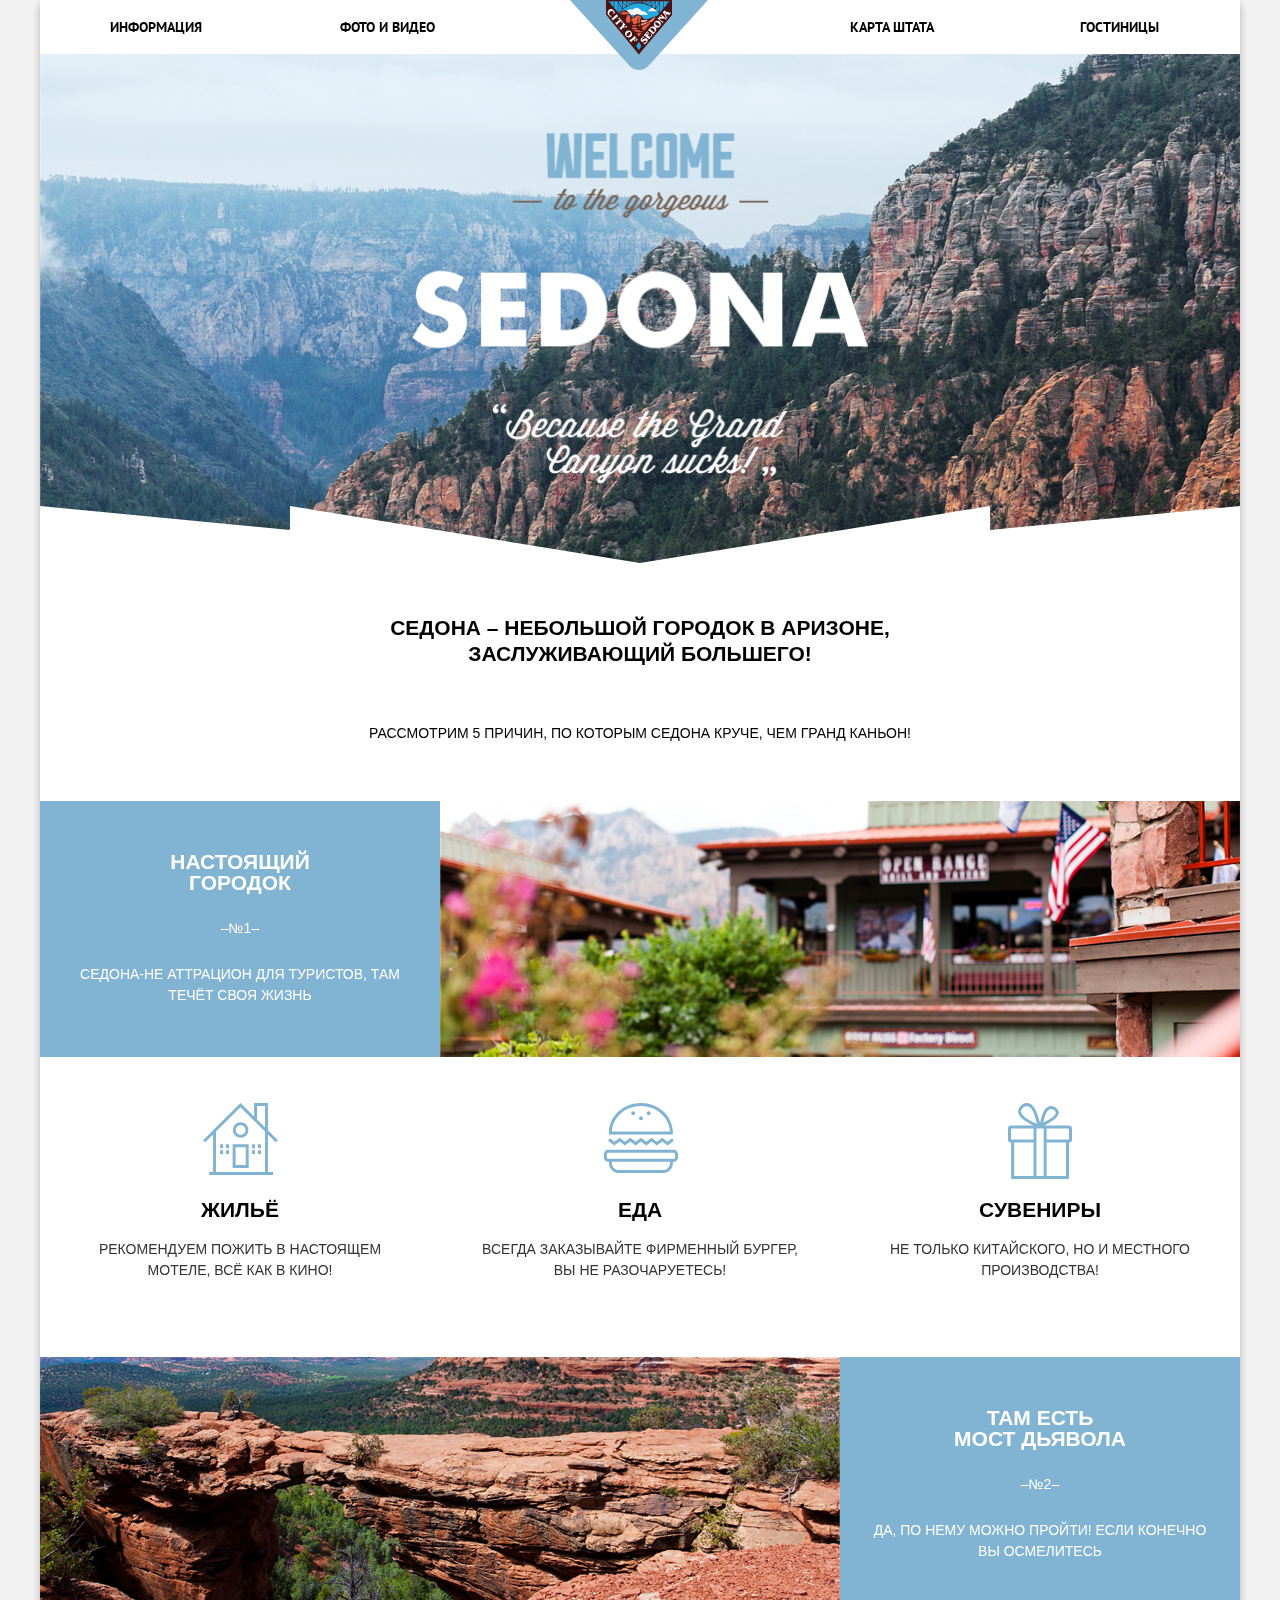
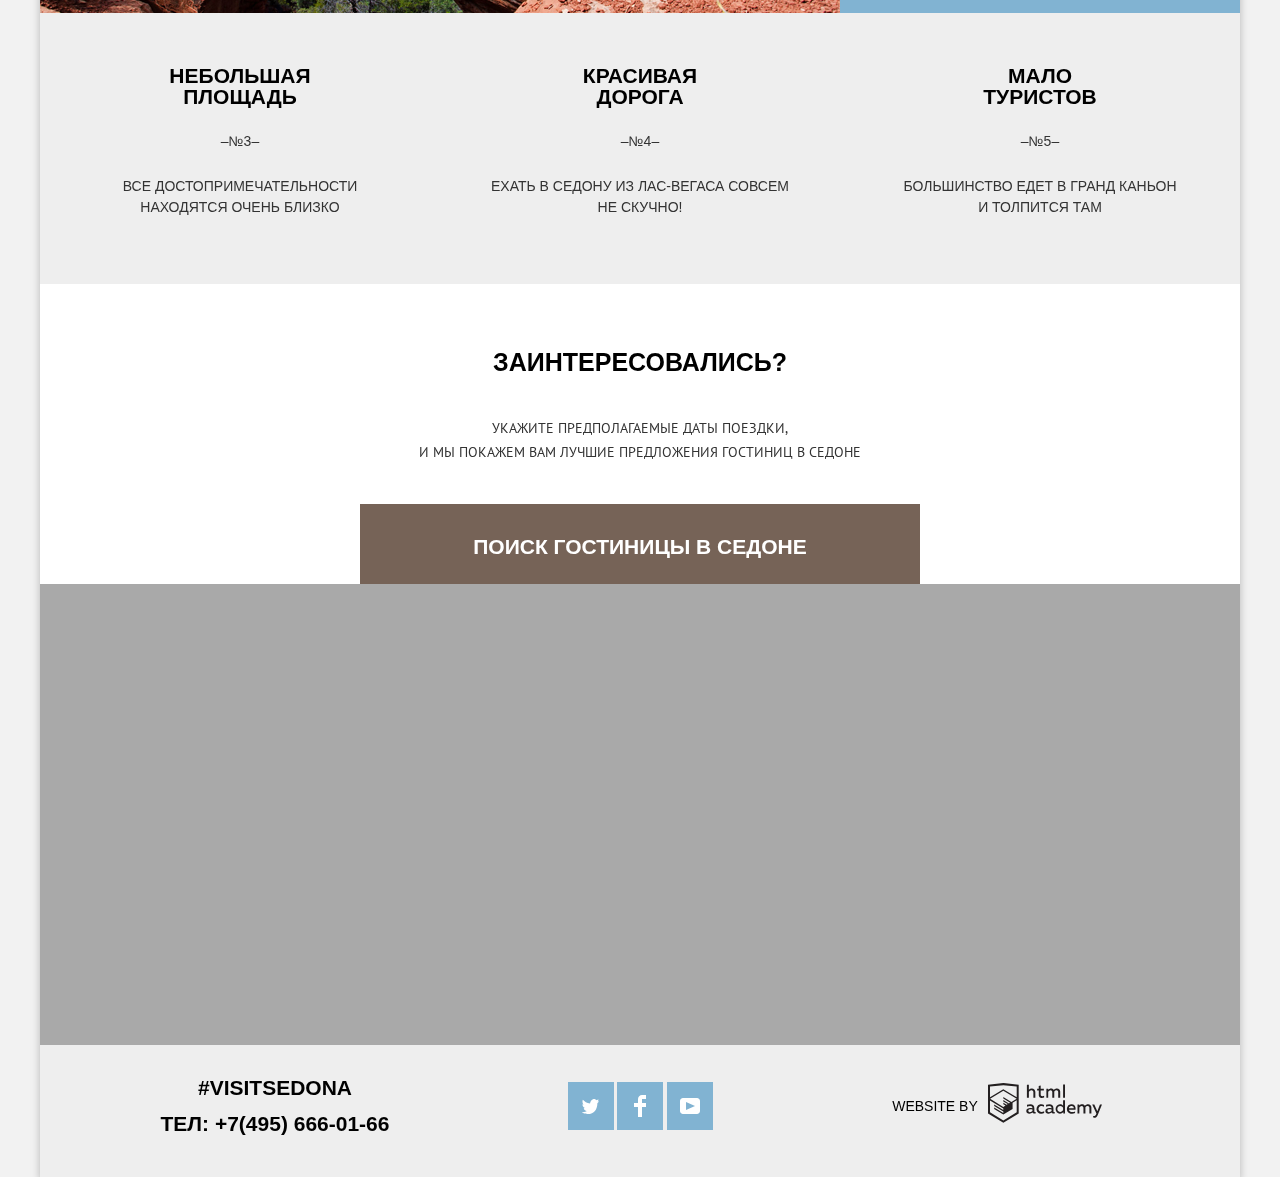
<file: index.html>
<!DOCTYPE html>
<html class="page" lang="ru">

<head>
  <meta charset="utf-8">
  <title>HTML Academy: Седона</title>
  <link rel="icon" href="favicon.ico">
  <link rel="stylesheet" href="css/normalize.css">
  <link rel="stylesheet" href="css/style.min.css">
</head>

<body class="page-body">
  <div class="page-wrapper">
    <header class="main-header">
      <nav class="main-navigation">
        <a class="main-header-logo">
          <img src="img/logo.svg" width="138" height="70" alt="Логотип городка Седона">
        </a>
        <ul class="site-navigation">
          <li class="site-navigation-information">
            <a class="site-navigation-information-link" href="#">Информация</a>
          </li>
          <li class="site-navigation-photo-video">
            <a class="site-navigation-photo-video-link" href="#">Фото и видео</a>
          </li>
          <li class="site-navigation-state-map">
            <a class="site-navigation-state-map-link" href="#">Карта штата</a>
          </li>
          <li class="site-navigation-hotels">
            <a class="site-navigation-hotels-link" href="catalog.html">Гостиницы</a>
          </li>
        </ul>
      </nav>
    </header>
    <main class="container">
      <header class="container-header">
        <h1 class="visually-hidden">Город Седона</h1>
        <img src="img/welcome.png" width="457" height="351" alt="Добро пожаловать в город Седона">
      </header>
      <section class="features">
        <h2 class="description-title">Седона &ndash; небольшой городок в Аризоне, заслуживающий большего!</h2>
        <p class="description-promo">Рассмотрим 5 причин, по которым Седона круче, чем Гранд Каньон!</p>
        <ul class="features-list">
          <li class="features-city">
            <div class="features-city-wrap">
              <b class="features-city-real">Настоящий</b>
              <b class="features-city-real">городок</b>
              <p class="features-city-descr">&ndash;№1&ndash;</p>
              <p class="features-city-descr">Седона-не аттрацион для туристов, там течёт своя жизнь</p>
            </div>
            <div class="photo-city-wrap">
              <img src="img/image_flag.jpg" width="800" height="256" alt="Вид улицы, дом с флагом">
            </div>
          </li>
          <li class="features-city">
            <ul class="features-offer-wrap">
              <li class="features-offer-house">
                <b class="features-offer-item">Жильё</b>
                <p class="features-offer-descr">Рекомендуем пожить в настоящем мотеле, всё как в кино!</p>
              </li>
              <li class="features-offer-food">
                <b class="features-offer-item">Еда</b>
                <p class="features-offer-descr">Всегда заказывайте фирменный бургер, вы не разочаруетесь!</p>
              </li>
              <li class="features-offer-gift">
                <b class="features-offer-item">Сувениры</b>
                <p class="features-offer-descr">Не только китайского, но и местного производства!</p>
              </li>
            </ul>
          </li>
          <li class="features-city">
            <div class="photo-city-wrap">
              <img src="img/image_canyon.jpg" width="800" height="256" alt="Каньон - Мост дьявола">
            </div>
            <div class="features-city-wrap">
              <b class="features-city-real">Там есть</b>
              <b class="features-city-real">мост дьявола</b>
              <p class="features-city-descr">&ndash;№2&ndash;</p>
              <p class="features-city-descr">Да, по нему можно пройти! Если конечно вы осмелитесь</p>
            </div>
          </li>
          <li class="features-city">
            <ul class="features-special-wrap">
              <li class="features-special">
                <b class="features-special-item">Небольшая</b>
                <b class="features-special-item">площадь</b>
                <p class="features-special-descr">&ndash;№3&ndash;</p>
                <p class="features-special-descr">все достопримечательности находятся очень близко</p>
              </li>
              <li class="features-special">
                <b class="features-special-item">Красивая</b>
                <b class="features-special-item">дорога</b>
                <p class="features-special-descr">&ndash;№4&ndash;</p>
                <p class="features-special-descr">ехать в седону из лас-вегаса совсем не скучно!</p>
              </li>
              <li class="features-special">
                <b class="features-special-item">Мало</b>
                <b class="features-special-item">туристов</b>
                <p class="features-special-descr">&ndash;№5&ndash;</p>
                <p class="features-special-descr">большинство едет в гранд каньон<br>и толпится там</p>
              </li>
            </ul>
          </li>
        </ul>
      </section>
      <section class="search-hotel">
        <h2 class="interested">Заинтересовались?</h2>
        <p class="search-hotel-book">Укажите предполагаемые даты поездки,<br>и мы покажем вам лучшие предложения
          гостиниц в седоне
        </p>
        <div class="search-hotel-container">
          <a class="modal-search" href="#modal-open">Поиск гостиницы в Седоне</a>
          <div class="modal-open open-action" id="modal-open">
            <form class="modal-search-options" action="https://echo.htmlacademy.ru/" method="post">
              <div class="date-wrapper arrival-date">
                <label class="date-label" for="arrival-date">Дата заезда:</label>
                <input class="date" type="text" id="arrival-date" name="arrival-date" placeholder="24 апреля 2017">
                <svg role="img" aria-label="Значок календаря" width="21" height="23" viewBox="0 0 21 23" fill="none"
                  xmlns="http://www.w3.org/2000/svg">
                  <path fill-rule="evenodd" clip-rule="evenodd"
                    d="M16.406 3.02498H19.251C20.217 3.02498 21 3.84698 21 4.86198V21.164C21 22.179 20.217 23 19.251 23H1.75C0.784 23 0 22.179 0 21.164V4.86198C0 3.84698 0.784 3.02498 1.75 3.02498H4.593V1.64798C4.593 1.26698 4.887 0.958984 5.25 0.958984C5.612 0.958984 5.906 1.26698 5.906 1.64798V3.02498H9.844V1.64798C9.844 1.26698 10.138 0.958984 10.501 0.958984C10.862 0.958984 11.156 1.26698 11.156 1.64798V3.02498H15.094V1.64798C15.094 1.26698 15.387 0.958984 15.75 0.958984C16.112 0.958984 16.406 1.26698 16.406 1.64798V3.02498ZM19.5646 21.484C19.6466 21.3979 19.691 21.2828 19.688 21.164H19.689V4.86198C19.689 4.60898 19.493 4.40298 19.252 4.40298H16.407V5.78098C16.407 6.16198 16.113 6.46998 15.751 6.46998C15.388 6.46998 15.095 6.16198 15.095 5.78098V4.40298H11.157V5.78098C11.157 6.16198 10.863 6.46998 10.502 6.46998C10.139 6.46998 9.845 6.16198 9.845 5.78098V4.40298H5.907V5.78098C5.907 6.16198 5.613 6.46998 5.251 6.46998C4.888 6.46998 4.594 6.16198 4.594 5.78098V4.40298H1.75C1.50263 4.40953 1.30696 4.61458 1.312 4.86198V21.164C1.30696 21.4114 1.50263 21.6164 1.75 21.623H19.251C19.3698 21.6201 19.4826 21.5701 19.5646 21.484Z" />
                  <path fill-rule="evenodd" clip-rule="evenodd"
                    d="M4.59399 9.2251H7.21899V11.2911H4.59399V9.2251ZM4.59399 12.6681H7.21899V14.7351H4.59399V12.6681ZM7.21899 16.1121H4.59399V18.1781H7.21899V16.1121ZM9.18799 16.1121H11.813V18.1781H9.18799V16.1121ZM11.813 12.6681H9.18799V14.7351H11.813V12.6681ZM9.18799 9.2251H11.813V11.2911H9.18799V9.2251ZM16.406 16.1121H13.781V18.1781H16.406V16.1121ZM13.781 12.6681H16.406V14.7351H13.781V12.6681ZM16.406 9.2251H13.781V11.2911H16.406V9.2251Z" />
                </svg>
              </div>
              <div class="date-wrapper departure-date">
                <label class="date-label" for="departure-date">Дата выезда:</label>
                <input class="date" type="text" id="departure-date" name="departure-date" placeholder="04 июля 2017">
                <svg role="img" aria-label="Значок календаря" width="21" height="23" viewBox="0 0 21 23" fill="none"
                  xmlns="http://www.w3.org/2000/svg">
                  <path fill-rule="evenodd" clip-rule="evenodd"
                    d="M16.406 3.02498H19.251C20.217 3.02498 21 3.84698 21 4.86198V21.164C21 22.179 20.217 23 19.251 23H1.75C0.784 23 0 22.179 0 21.164V4.86198C0 3.84698 0.784 3.02498 1.75 3.02498H4.593V1.64798C4.593 1.26698 4.887 0.958984 5.25 0.958984C5.612 0.958984 5.906 1.26698 5.906 1.64798V3.02498H9.844V1.64798C9.844 1.26698 10.138 0.958984 10.501 0.958984C10.862 0.958984 11.156 1.26698 11.156 1.64798V3.02498H15.094V1.64798C15.094 1.26698 15.387 0.958984 15.75 0.958984C16.112 0.958984 16.406 1.26698 16.406 1.64798V3.02498ZM19.5646 21.484C19.6466 21.3979 19.691 21.2828 19.688 21.164H19.689V4.86198C19.689 4.60898 19.493 4.40298 19.252 4.40298H16.407V5.78098C16.407 6.16198 16.113 6.46998 15.751 6.46998C15.388 6.46998 15.095 6.16198 15.095 5.78098V4.40298H11.157V5.78098C11.157 6.16198 10.863 6.46998 10.502 6.46998C10.139 6.46998 9.845 6.16198 9.845 5.78098V4.40298H5.907V5.78098C5.907 6.16198 5.613 6.46998 5.251 6.46998C4.888 6.46998 4.594 6.16198 4.594 5.78098V4.40298H1.75C1.50263 4.40953 1.30696 4.61458 1.312 4.86198V21.164C1.30696 21.4114 1.50263 21.6164 1.75 21.623H19.251C19.3698 21.6201 19.4826 21.5701 19.5646 21.484Z" />
                  <path fill-rule="evenodd" clip-rule="evenodd"
                    d="M4.59399 9.2251H7.21899V11.2911H4.59399V9.2251ZM4.59399 12.6681H7.21899V14.7351H4.59399V12.6681ZM7.21899 16.1121H4.59399V18.1781H7.21899V16.1121ZM9.18799 16.1121H11.813V18.1781H9.18799V16.1121ZM11.813 12.6681H9.18799V14.7351H11.813V12.6681ZM9.18799 9.2251H11.813V11.2911H9.18799V9.2251ZM16.406 16.1121H13.781V18.1781H16.406V16.1121ZM13.781 12.6681H16.406V14.7351H13.781V12.6681ZM16.406 9.2251H13.781V11.2911H16.406V9.2251Z" />
                </svg>
              </div>
              <div class="adults-wrapper">
                <label class="adults-label" for="adults">Взрослые:</label>
                <input class="number adults-number" type="text" id="adults" name="adults" placeholder="2">
                <svg role="img" aria-label="Значок минус" width="12" height="3" viewBox="0 0 12 3" fill="none"
                  xmlns="http://www.w3.org/2000/svg">
                  <rect width="12" height="3" />
                </svg>
                <svg role="img" aria-label="Значок плюс" width="11" height="11" viewBox="0 0 11 11" fill="none"
                  xmlns="http://www.w3.org/2000/svg">
                  <path fill-rule="evenodd" clip-rule="evenodd"
                    d="M4.23086 6.76932V11H6.76932V6.76932H11V4.23086H6.76932V0H4.23085V4.23086H0V6.76932H4.23086Z" />
                </svg>
              </div>
              <div class="children-wrapper">
                <label class="children-label" for="children">Дети:</label>
                <input class="number children-number" type="text" id="children" name="children" placeholder="0">
                <svg role="img" aria-label="Значок минус" width="12" height="3" viewBox="0 0 12 3" fill="none"
                  xmlns="http://www.w3.org/2000/svg">
                  <rect width="12" height="3" />
                </svg>
                <svg role="img" aria-label="Значок плюс" width="11" height="11" viewBox="0 0 11 11" fill="none"
                  xmlns="http://www.w3.org/2000/svg">
                  <path fill-rule="evenodd" clip-rule="evenodd"
                    d="M4.23086 6.76932V11H6.76932V6.76932H11V4.23086H6.76932V0H4.23085V4.23086H0V6.76932H4.23086Z" />
                </svg>
              </div>
              <button class="button-find" type="submit" name="find">Найти</button>
            </form>
          </div>
        </div>
      </section>
      <section class="map">
        <h2 class="visually-hidden">Карта городка Седона</h2>
        <iframe
          src="https://www.google.com/maps/embed?pb=!1m18!1m12!1m3!1d940101.7947404531!2d-112.5204218693025!3d34.915900688179356!2m3!1f0!2f0!3f0!3m2!1i1024!2i768!4f13.1!3m3!1m2!1s0x872da132f942b00d%3A0x5548c523fa6c8efd!2z0KHQtdC00L7QvdCwLCDQkNGA0LjQt9C-0L3QsCA4NjMzNiwg0KHQqNCQ!5e0!3m2!1sru!2sru!4v1613758324043!5m2!1sru!2sru"
          width="1200" height="590" allowfullscreen="" aria-hidden="false" tabindex="0">
        </iframe>
      </section>
    </main>
    <footer class="main-footer">
      <div class="footer-contacts">
        <p>#visitSEDONA</p>
        <a href="tel:+74956660166">ТЕЛ: +7(495) 666-01-66</a>
      </div>
      <div class="footer-social">
        <ul class="footer-social-list">
          <li>
            <a class="social-link" href="#" aria-label="Логотип Твиттер">
              <svg role="img" width="17" height="17" viewBox="0 0 17 17" fill="none" xmlns="http://www.w3.org/2000/svg">
                <path
                  d="M10.95 1.14409C12.635 0.648089 13.934 1.41409 14.527 2.32309C15.2 2.09209 15.858 1.84209 16.538 1.61509C16.5249 2.30145 16.2117 2.94761 15.681 3.38309C16.366 3.55309 16.985 2.89209 16.985 2.89209C16.816 3.89209 15.979 4.68009 15.422 4.91609C15.191 11.6661 12.247 16.1331 5.34498 15.9981H4.89898C4.48898 15.9981 0.734977 15.5381 0.000976562 14.1111C2.27198 14.3071 3.89398 13.6891 4.69398 12.9341C3.73398 12.6341 2.01498 12.4571 1.71498 9.98409C2.06398 10.0901 2.27898 10.2121 2.90498 10.1031C1.70498 9.24709 0.373977 8.53009 0.447977 6.33009C0.732977 6.65809 1.51498 6.86609 1.78798 6.80209C1.08498 6.56109 -0.182023 3.44209 0.893977 1.85009C2.71198 3.70409 4.62898 5.45609 8.04598 5.62309C8.25398 3.33009 9.18298 1.79309 10.95 1.14409Z"
                  fill="white" />
              </svg>
            </a>
          </li>
          <li>
            <a class="social-link" href="#" aria-label="Логотип Фэйсбук">
              <svg role="img" width="12" height="22" viewBox="0 0 12 22" fill="none" xmlns="http://www.w3.org/2000/svg">
                <path d="M12 4V0H8C5.79086 0 4 1.79086 4 4V8H0V12H4V22H8V12H12V8H8V4H12Z" fill="white" />
              </svg>
            </a>
          </li>
          <li>
            <a class="social-link" href="#" aria-label="Логотип Ютуб">
              <svg role="img" width="20" height="16" viewBox="0 0 20 16" fill="none" xmlns="http://www.w3.org/2000/svg">
                <path fill-rule="evenodd" clip-rule="evenodd"
                  d="M3 0H17C18.65 0 20 1.35 20 3V13C20 14.65 18.65 16 17 16H3C1.35 16 0 14.65 0 13V3C0 1.35 1.35 0 3 0ZM6.027 4.002V11.998L15.014 8L6.027 4.002Z"
                  fill="white" />
              </svg>
            </a>
          </li>
        </ul>
      </div>
      <div class="copyright-wrapper">
        <p class="footer-copyright">Website by</p>
        <a class="footer-htmlacademy" href="https://htmlacademy.ru/intensive/htmlcss"
          aria-label="Логотип-ссылка HTML Academy">
          <svg role="img" width="115" height="41" viewBox="0 0 115 41" fill="none" xmlns="http://www.w3.org/2000/svg">
            <path fill-rule="evenodd" clip-rule="evenodd"
              d="M15.5197 1.05737H15.3509L0 2.71895V31.4945L15.3509 40.8382L30.7018 31.4945V2.71895L15.5197 1.05737ZM77.0183 2.62185H75.0876V15.7311H77.0183V2.62185ZM40.8619 2.63264V7.76843C41.6131 6.9864 42.6386 6.5436 43.7105 6.53843C44.6823 6.47908 45.6329 6.84495 46.3253 7.54479C47.0177 8.24462 47.3866 9.21244 47.3399 10.2068V15.7634H45.367V10.4658C45.4231 9.94897 45.2754 9.43059 44.9566 9.02553C44.6377 8.62047 44.174 8.36218 43.6683 8.3079H43.3518C42.3456 8.36979 41.4321 8.9295 40.9041 9.80764V15.7634H38.8995V2.63264H40.8619ZM77.0183 31.4837H75.2775V30.0595C74.4828 31.1353 73.23 31.7538 71.9119 31.7211C69.4751 31.5528 67.5825 29.4822 67.5825 26.9845C67.5825 24.4867 69.4751 22.4162 71.9119 22.2479C73.1195 22.2052 74.2818 22.7203 75.0771 23.6505V18.3205H77.0183V31.4837ZM47.0656 30.0595C47.263 30.0515 47.4583 30.0152 47.6459 29.9516V31.3866C47.2482 31.5404 46.826 31.6172 46.4009 31.6132C45.6482 31.6769 44.9394 31.2429 44.639 30.5342C43.7036 31.31 42.5302 31.7227 41.3261 31.6995C39.733 31.6995 38.256 30.804 38.256 28.9482C38.256 26.65 40.3661 25.9379 42.1702 25.9379C42.9402 25.9505 43.707 26.0408 44.4596 26.2076V25.884C44.4596 24.805 43.6578 23.9742 42.1491 23.9742C41.0585 23.9764 39.9804 24.2116 38.9839 24.6647V22.8305C40.0678 22.451 41.204 22.2506 42.3495 22.2371C44.8394 22.2371 46.3693 23.4455 46.3693 26.1753V29.4121C46.3546 29.5668 46.401 29.721 46.4981 29.8406C46.5951 29.9601 46.7349 30.035 46.8862 30.0487H47.0656V30.0595ZM40.2711 28.8403C40.298 29.229 40.4761 29.5905 40.7655 29.844C41.055 30.0974 41.4317 30.2217 41.8115 30.189H41.9275C42.8819 30.1906 43.7973 29.8022 44.4702 29.11V27.5779C43.842 27.4414 43.2026 27.3655 42.5605 27.3513C41.5055 27.3513 40.2817 27.7074 40.2817 28.8403H40.2711ZM56.0229 22.9384C55.1962 22.4632 54.2596 22.2246 53.3115 22.2479H52.9422C51.7332 22.2873 50.5891 22.8166 49.7619 23.7192C48.9347 24.6218 48.4923 25.8236 48.5321 27.06V27.5024C48.6957 30.0004 50.805 31.8921 53.2482 31.7318C54.2519 31.7555 55.2477 31.5452 56.1601 31.1168V29.2718C55.3769 29.7215 54.4945 29.9591 53.5963 29.9624C52.5199 30.0288 51.4963 29.4793 50.9385 28.5356C50.3806 27.5918 50.3806 26.4095 50.9385 25.4658C51.4963 24.522 52.5199 23.9725 53.5963 24.039C54.461 24.0357 55.3066 24.2989 56.0229 24.7942V22.9384ZM66.1514 30.0595C66.3488 30.0515 66.5441 30.0152 66.7317 29.9516V31.3866C66.334 31.5404 65.9118 31.6172 65.4867 31.6132C64.734 31.6769 64.0252 31.2429 63.7248 30.5342C62.7894 31.31 61.616 31.7227 60.4119 31.6995C58.8188 31.6995 57.3417 30.804 57.3417 28.9482C57.3417 26.65 59.4518 25.9379 61.256 25.9379C62.0259 25.9505 62.7928 26.0408 63.5454 26.2076V25.884C63.5454 24.805 62.7436 23.9742 61.2349 23.9742C60.1443 23.9764 59.0662 24.2116 58.0697 24.6647V22.8305C59.1536 22.451 60.2897 22.2506 61.4353 22.2371C63.9252 22.2371 65.455 23.4455 65.455 26.1753V29.4121C65.4404 29.5668 65.4868 29.721 65.5838 29.8406C65.6809 29.9601 65.8207 30.035 65.972 30.0487H66.1514V30.0595ZM59.855 29.8481C59.5632 29.5943 59.3837 29.2311 59.3569 28.8403H59.378C59.378 27.7074 60.5385 27.3513 61.6569 27.3513C62.299 27.3655 62.9383 27.4414 63.5665 27.5779V29.11C62.8937 29.8022 61.9782 30.1906 61.0239 30.189H60.9078C60.5263 30.2247 60.1469 30.1019 59.855 29.8481ZM69.3271 26.9305C69.3271 25.2859 70.6308 23.9526 72.239 23.9526L72.2601 24.0066C73.4742 24.0066 74.5742 24.7382 75.0665 25.8732V28.0311C74.5856 29.1871 73.4673 29.9296 72.239 29.9084C70.6308 29.9084 69.3271 28.5752 69.3271 26.9305ZM83.3486 22.2479C86.8408 22.2479 88.0541 25.1395 87.4844 27.7397H80.922C81.1436 29.3582 82.6839 30.0163 84.2876 30.0163C85.2509 30.0196 86.2027 29.8021 87.0729 29.3797V31.1061C86.0736 31.5421 84.9939 31.7519 83.9078 31.7211C81.2385 31.7211 78.8963 30.189 78.8963 26.9521C78.8362 25.7502 79.2482 24.5736 80.0408 23.6841C80.8334 22.7945 81.9408 22.2658 83.1165 22.2155H83.3486V22.2479ZM80.8693 26.1753C80.9704 24.8237 82.1216 23.8104 83.4436 23.9095H83.4858C84.1064 23.8531 84.7196 24.08 85.1612 24.5295C85.6028 24.979 85.8275 25.6051 85.7752 26.24H80.8693V26.1753ZM89.489 31.4621V22.4961H91.2298V23.575C91.9777 22.7197 93.041 22.2229 94.1628 22.2047C95.2951 22.1328 96.3712 22.7163 96.9482 23.7153C97.7407 22.8335 98.8477 22.3161 100.018 22.2803C100.952 22.2327 101.859 22.6011 102.507 23.2901C103.154 23.9792 103.478 24.9213 103.394 25.8732V31.4837H101.39V25.9271C101.437 25.4734 101.306 25.0191 101.024 24.6647C100.743 24.3104 100.336 24.0852 99.8917 24.039H99.6174C98.7512 24.0941 97.9525 24.536 97.4335 25.2474V31.4837H95.4289V25.9271C95.4728 25.47 95.3357 25.0139 95.0481 24.6611C94.7606 24.3082 94.3467 24.088 93.8991 24.0497H93.6881C92.7466 24.1344 91.8915 24.6449 91.3564 25.4416V31.5161H89.5312L89.489 31.4621ZM113.977 22.4745H111.972L109.324 29.2718L106.306 22.4853H104.196L108.417 31.5484L108.237 32.0016C107.72 33.3611 107.003 34.0516 106.053 34.0516C105.75 34.0548 105.447 34.0112 105.156 33.9221V35.6161C105.536 35.7125 105.926 35.7632 106.317 35.7671C107.646 35.7671 108.902 35.0226 109.851 32.6813L113.977 22.4745ZM52.689 6.78658V3.54974L50.7266 4.01369V6.73264H49.144V8.49132H50.7899V12.9905C50.7231 13.817 51.0244 14.6301 51.61 15.2038C52.1955 15.7775 53.0028 16.0505 53.8073 15.9468C54.5996 15.9535 55.3875 15.8259 56.139 15.5692V13.8429C55.5727 14.0781 54.9672 14.199 54.356 14.199C53.2165 14.199 52.689 13.8105 52.689 12.6237V8.5129H55.8541V6.78658H52.689ZM58.3862 15.7526V6.75421H60.1376V7.83316C60.8811 6.97655 61.9403 6.476 63.0601 6.45211C64.1624 6.38099 65.2146 6.93142 65.8032 7.88711C66.5958 7.00534 67.7028 6.48794 68.8734 6.45211C69.8138 6.41462 70.7233 6.79859 71.364 7.50353C72.0046 8.20846 72.3126 9.16418 72.2073 10.1205V15.7418H70.2028V10.1853C70.2499 9.73151 70.1184 9.27721 69.8373 8.92287C69.5561 8.56853 69.1485 8.34334 68.7046 8.29711H68.4619C67.5957 8.35228 66.797 8.7942 66.278 9.50553V15.7418H64.2734V10.1853C64.3206 9.73151 64.1891 9.27721 63.9079 8.92287C63.6268 8.56853 63.2191 8.34334 62.7752 8.29711H62.5326C61.5911 8.38181 60.736 8.89229 60.2009 9.68895V15.7634H58.3862V15.7526ZM28.6972 30.3033L28.7078 30.2968L28.6972 30.3184V30.3033ZM28.6972 18.3205V30.3033L15.3509 38.4321L2.00459 30.3184V18.5147L15.2876 26.6068V28.0311L6.18257 22.5284V23.9418L15.3404 29.5632V31.0629L6.19312 25.4955V26.9521L15.3509 32.5734L24.5826 26.9197V20.8129L28.6972 18.3205ZM28.7078 16.7776L25.0362 18.9355L23.3482 20.0145L15.3087 15.0837V16.4971L22.156 20.7266L22.0083 20.8237L20.9532 21.4063L15.2876 17.9537V19.3995L19.761 22.1184L18.706 22.8413L15.3298 20.7913V22.2047L17.5454 23.5426L15.2982 24.9021L2.11009 16.864L15.3087 8.72869L28.7078 16.7776ZM15.2876 7.27211L28.7078 15.3534V4.56395L15.3615 3.12895L2.01514 4.56395V15.3534L15.2876 7.27211Z"
              fill="#231F20" />
          </svg>
        </a>
      </div>
    </footer>
  </div>

  <script src="js/script.min.js"></script>

</body>

</html>
</file>
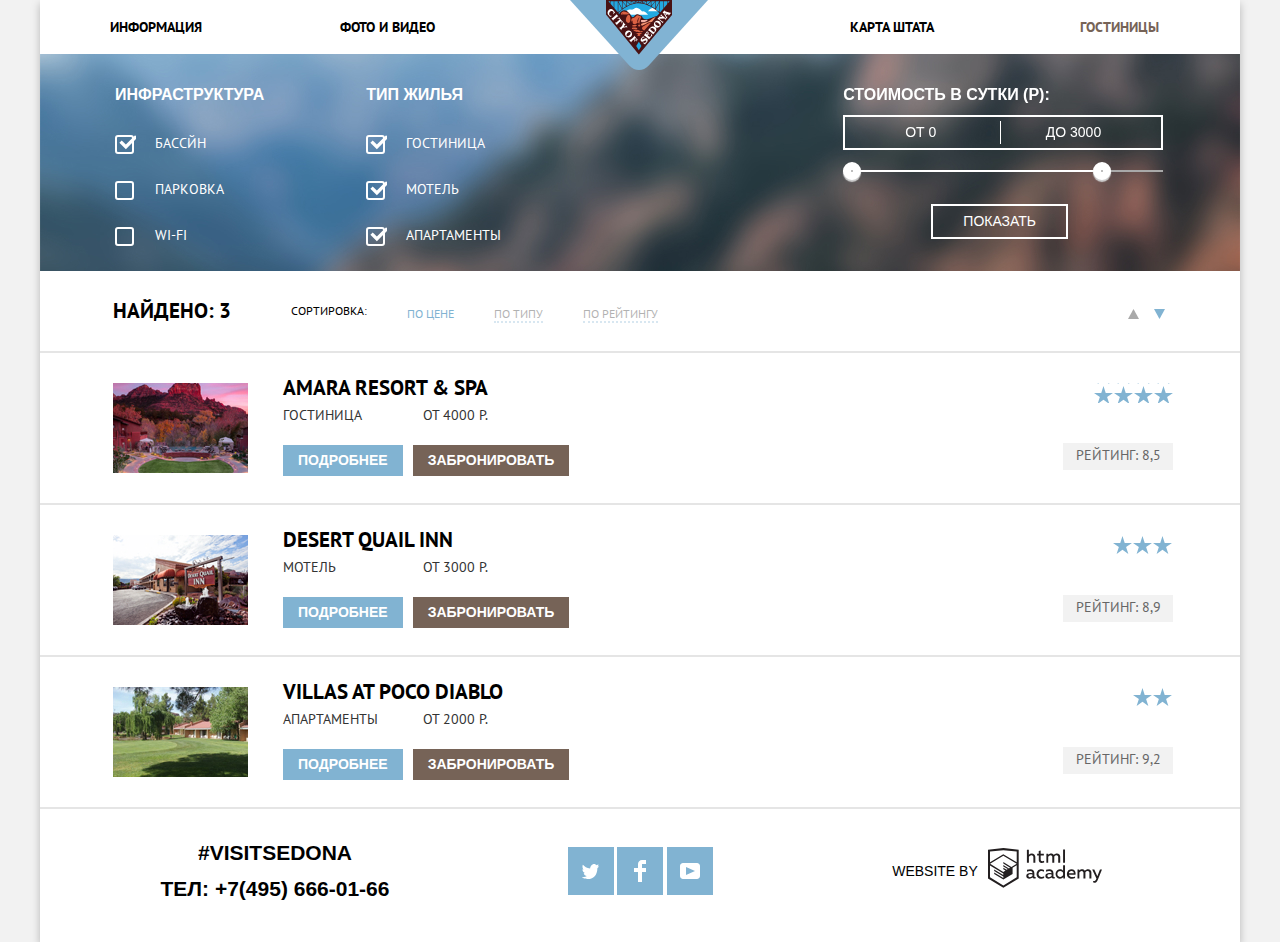
<file: catalog.html>
<!DOCTYPE html>
<html class="page" lang="ru">

<head>
  <meta charset="utf-8">
  <title>HTML Academy: Седона</title>
  <link rel="icon" href="favicon.ico">
  <link rel="stylesheet" href="css/normalize.css">
  <link rel="stylesheet" href="css/style.min.css">
</head>

<body class="page-body">
  <div class="page-wrapper">
    <header class="main-header">
      <nav class="main-navigation">
        <ul class="site-navigation">
          <li class="site-navigation-information">
            <a class="site-navigation-information-link" href="#">Информация</a>
          </li>
          <li class="site-navigation-photo-video">
            <a class="site-navigation-photo-video-link" href="#">Фото и видео</a>
          </li>
          <li class="site-navigation-state-map">
            <a class="site-navigation-state-map-link" href="#">Карта штата</a>
          </li>
          <li class="site-navigation-hotels">
            <a class="site-navigation-hotels-link active" href="catalog.html">Гостиницы</a>
          </li>
        </ul>
        <div class="main-header-logo-wrapper">
          <a class="main-header-logo" href="index.html">
            <img src="img/logo.svg" width="138" height="70" alt="Логотип городка Седона">
          </a>
        </div>
      </nav>
    </header>
    <main class="container-catalog">
      <section class="filters">
        <h1 class="visually-hidden">Опции гостиниц</h1>
        <form class="filter" action="https://echo.htmlacademy.ru/" method="get">
          <fieldset>
            <legend>Инфраструктура</legend>
            <ul class="filter-list">
              <li class="filter-option filter-checkbox">
                <input class="visually-hidden filter-input-checkbox filter-input" type="checkbox" name="pool"
                  id="pool-id" disabled checked>
                <label for="pool-id">Бассйн</label>
              </li>
              <li class="filter-option filter-checkbox">
                <input class="visually-hidden filter-input-checkbox filter-input" type="checkbox" name="parking"
                  id="parking-id">
                <label for="parking-id">Парковка</label>
              </li>
              <li class="filter-option filter-checkbox">
                <input class="visually-hidden filter-input-checkbox filter-input" type="checkbox" name="wi-fi"
                  id="wi-fi-id">
                <label for="wi-fi-id">WI-FI</label>
              </li>
            </ul>
          </fieldset>
          <fieldset>
            <legend>Тип жилья</legend>
            <ul class="filter-list">
              <li class="filter-option filter-checkbox">
                <input class="visually-hidden filter-input-checkbox filter-input" type="checkbox" name="hotel"
                  id="hotel-id" checked>
                <label for="hotel-id">Гостиница</label>
              </li>
              <li class="filter-option filter-checkbox">
                <input class="visually-hidden filter-input-checkbox filter-input" type="checkbox" name="motel"
                  id="motel-id" checked>
                <label for="motel-id">Мотель</label>
              </li>
              <li class="filter-option filter-checkbox">
                <input class="visually-hidden filter-input-checkbox filter-input" type="checkbox" name="aparts"
                  id="aparts-id" checked>
                <label for="aparts-id">Апартаменты</label>
              </li>
            </ul>
          </fieldset>
          <div class="price-range">
            <fieldset class="filter-item">
              <legend>Стоимость в сутки (Р):</legend>
              <div class="range">
                <p class="zero">от 0</p>
                <p>до 3000</p>
              </div>
              <div class="range-controls">
                <div class="scale">
                  <div class="bar"></div>
                </div>
                <div class="toggle toggle-min"></div>
                <div class="toggle toggle-max"></div>
              </div>
            </fieldset>
            <button class="button-show" type="submit" name="show">Показать</button>
          </div>
        </form>
      </section>
      <section class="hotels">
        <h1 class="visually-hidden">Список гостиниц</h1>
        <div class="sorting-list-wrapper">
          <b class="founded">Найдено: 3</b>
          <p class="sorting">Сортировка:</p>
          <ul class="sorting-list">
            <li><a class="sorting-price active" href="#">по цене</a></li>
            <li><a class="sorting-type" href="#">по типу</a></li>
            <li><a class="sorting-rate" href="#">по рейтингу</a></li>
          </ul>
          <ul class="scrolling">
            <li>
              <a class="scroll-up" href="#">
                <svg width="11" height="10" viewBox="0 0 11 10" xmlns="http://www.w3.org/2000/svg">
                  <path d="M5.5 0L0 10H11L5.5 0Z" />
                </svg>
              </a>
            </li>
            <li>
              <a class="scroll-down active" href="#">
                <svg width="11" height="10" viewBox="0 0 11 10" xmlns="http://www.w3.org/2000/svg">
                  <path d="M5.5 10L0 0H11" />
                </svg>
              </a>
            </li>

          </ul>
        </div>
        <ul class="hotels-list">
          <li class="hotels-item">
            <img src="img/image_amara.jpg" width="135" height="140" alt="Amara Resort & Spa Hotel">
            <div class="hotels-description">
              <div class="hotels-item-name-wrapper">
                <a class="hotels-item-name" href="#">
                  <span class="hotel-name">Amara Resort & Spa</span>
                </a>
                <p class="hotel">Гостиница</p>
                <p class="hotel-price">от 4000 р.</p>
              </div>
              <div class="button-action">
                <a class="button-more" href="#">Подробнее</a>
                <a class="button-book" href="#">Забронировать</a>
              </div>
            </div>
            <div class="rating-wrapper">
              <span class="star-amara"></span>
              <p class="rating">рейтинг: 8,5</p>
            </div>
          </li>
          <li class="hotels-item">
            <img src="img/image_desert.jpg" width="135" height="120" alt="Desert Quail Inn Hotel">
            <div class="hotels-description">
              <div class="hotels-item-name-wrapper">
                <a class="hotels-item-name" href="#">
                  <span class="hotel-name">Desert Quail Inn</span>
                </a>
                <p class="hotel">Мотель</p>
                <p class="hotel-price">от 3000 р.</p>
              </div>
              <div class="button-action">
                <a class="button-more" href="#">Подробнее</a>
                <a class="button-book" href="#">Забронировать</a>
              </div>
            </div>
            <div class="rating-wrapper">
              <span class="star-desert"></span>
              <p class="rating">рейтинг: 8,9</p>
            </div>
          </li>
          <li class="hotels-item">
            <img src="img/image_villas.jpg" width="135" height="120" alt="Villas at Poco Diablo Hotel">
            <div class="hotels-description">
              <div class="hotels-item-name-wrapper">
                <a class="hotels-item-name" href="#">
                  <span class="hotel-name">Villas at Poco Diablo</span>
                </a>
                <p class="hotel">Апартаменты</p>
                <p class="hotel-price">от 2000 р.</p>
              </div>
              <div class="button-action">
                <a class="button-more" href="#">Подробнее</a>
                <a class="button-book" href="#">Забронировать</a>
              </div>
            </div>
            <div class="rating-wrapper">
              <span class="star-villas"></span>
              <p class="rating">рейтинг: 9,2</p>
            </div>
          </li>
        </ul>
      </section>
    </main>
    <footer class="main-footer">
      <div class="footer-contacts">
        <p>#visitSEDONA</p>
        <a href="tel:+74956660166">ТЕЛ: +7(495) 666-01-66</a>
      </div>
      <div class="footer-social">
        <ul class="footer-social-list">
          <li>
            <a class="social-link" href="#" aria-label="Логотип Твиттер">
              <svg role="img" width="17" height="17" viewBox="0 0 17 17" fill="none" xmlns="http://www.w3.org/2000/svg">
                <path
                  d="M10.95 1.14409C12.635 0.648089 13.934 1.41409 14.527 2.32309C15.2 2.09209 15.858 1.84209 16.538 1.61509C16.5249 2.30145 16.2117 2.94761 15.681 3.38309C16.366 3.55309 16.985 2.89209 16.985 2.89209C16.816 3.89209 15.979 4.68009 15.422 4.91609C15.191 11.6661 12.247 16.1331 5.34498 15.9981H4.89898C4.48898 15.9981 0.734977 15.5381 0.000976562 14.1111C2.27198 14.3071 3.89398 13.6891 4.69398 12.9341C3.73398 12.6341 2.01498 12.4571 1.71498 9.98409C2.06398 10.0901 2.27898 10.2121 2.90498 10.1031C1.70498 9.24709 0.373977 8.53009 0.447977 6.33009C0.732977 6.65809 1.51498 6.86609 1.78798 6.80209C1.08498 6.56109 -0.182023 3.44209 0.893977 1.85009C2.71198 3.70409 4.62898 5.45609 8.04598 5.62309C8.25398 3.33009 9.18298 1.79309 10.95 1.14409Z"
                  fill="white" />
              </svg>
            </a>
          </li>
          <li>
            <a class="social-link" href="#" aria-label="Логотип Фэйсбук">
              <svg role="img" width="12" height="22" viewBox="0 0 12 22" fill="none" xmlns="http://www.w3.org/2000/svg">
                <path d="M12 4V0H8C5.79086 0 4 1.79086 4 4V8H0V12H4V22H8V12H12V8H8V4H12Z" fill="white" />
              </svg>
            </a>
          </li>
          <li>
            <a class="social-link" href="#" aria-label="Логотип Ютуб">
              <svg role="img" width="20" height="16" viewBox="0 0 20 16" fill="none" xmlns="http://www.w3.org/2000/svg">
                <path fill-rule="evenodd" clip-rule="evenodd"
                  d="M3 0H17C18.65 0 20 1.35 20 3V13C20 14.65 18.65 16 17 16H3C1.35 16 0 14.65 0 13V3C0 1.35 1.35 0 3 0ZM6.027 4.002V11.998L15.014 8L6.027 4.002Z"
                  fill="white" />
              </svg>
            </a>
          </li>
        </ul>
      </div>
      <div class="copyright-wrapper">
        <p class="footer-copyright">Website by</p>
        <a class="footer-htmlacademy" href="https://htmlacademy.ru/intensive/htmlcss"
          aria-label="Логотип-ссылка HTML Academy">
          <svg role="img" width="115" height="41" viewBox="0 0 115 41" fill="none" xmlns="http://www.w3.org/2000/svg">
            <path fill-rule="evenodd" clip-rule="evenodd"
              d="M15.5197 1.05737H15.3509L0 2.71895V31.4945L15.3509 40.8382L30.7018 31.4945V2.71895L15.5197 1.05737ZM77.0183 2.62185H75.0876V15.7311H77.0183V2.62185ZM40.8619 2.63264V7.76843C41.6131 6.9864 42.6386 6.5436 43.7105 6.53843C44.6823 6.47908 45.6329 6.84495 46.3253 7.54479C47.0177 8.24462 47.3866 9.21244 47.3399 10.2068V15.7634H45.367V10.4658C45.4231 9.94897 45.2754 9.43059 44.9566 9.02553C44.6377 8.62047 44.174 8.36218 43.6683 8.3079H43.3518C42.3456 8.36979 41.4321 8.9295 40.9041 9.80764V15.7634H38.8995V2.63264H40.8619ZM77.0183 31.4837H75.2775V30.0595C74.4828 31.1353 73.23 31.7538 71.9119 31.7211C69.4751 31.5528 67.5825 29.4822 67.5825 26.9845C67.5825 24.4867 69.4751 22.4162 71.9119 22.2479C73.1195 22.2052 74.2818 22.7203 75.0771 23.6505V18.3205H77.0183V31.4837ZM47.0656 30.0595C47.263 30.0515 47.4583 30.0152 47.6459 29.9516V31.3866C47.2482 31.5404 46.826 31.6172 46.4009 31.6132C45.6482 31.6769 44.9394 31.2429 44.639 30.5342C43.7036 31.31 42.5302 31.7227 41.3261 31.6995C39.733 31.6995 38.256 30.804 38.256 28.9482C38.256 26.65 40.3661 25.9379 42.1702 25.9379C42.9402 25.9505 43.707 26.0408 44.4596 26.2076V25.884C44.4596 24.805 43.6578 23.9742 42.1491 23.9742C41.0585 23.9764 39.9804 24.2116 38.9839 24.6647V22.8305C40.0678 22.451 41.204 22.2506 42.3495 22.2371C44.8394 22.2371 46.3693 23.4455 46.3693 26.1753V29.4121C46.3546 29.5668 46.401 29.721 46.4981 29.8406C46.5951 29.9601 46.7349 30.035 46.8862 30.0487H47.0656V30.0595ZM40.2711 28.8403C40.298 29.229 40.4761 29.5905 40.7655 29.844C41.055 30.0974 41.4317 30.2217 41.8115 30.189H41.9275C42.8819 30.1906 43.7973 29.8022 44.4702 29.11V27.5779C43.842 27.4414 43.2026 27.3655 42.5605 27.3513C41.5055 27.3513 40.2817 27.7074 40.2817 28.8403H40.2711ZM56.0229 22.9384C55.1962 22.4632 54.2596 22.2246 53.3115 22.2479H52.9422C51.7332 22.2873 50.5891 22.8166 49.7619 23.7192C48.9347 24.6218 48.4923 25.8236 48.5321 27.06V27.5024C48.6957 30.0004 50.805 31.8921 53.2482 31.7318C54.2519 31.7555 55.2477 31.5452 56.1601 31.1168V29.2718C55.3769 29.7215 54.4945 29.9591 53.5963 29.9624C52.5199 30.0288 51.4963 29.4793 50.9385 28.5356C50.3806 27.5918 50.3806 26.4095 50.9385 25.4658C51.4963 24.522 52.5199 23.9725 53.5963 24.039C54.461 24.0357 55.3066 24.2989 56.0229 24.7942V22.9384ZM66.1514 30.0595C66.3488 30.0515 66.5441 30.0152 66.7317 29.9516V31.3866C66.334 31.5404 65.9118 31.6172 65.4867 31.6132C64.734 31.6769 64.0252 31.2429 63.7248 30.5342C62.7894 31.31 61.616 31.7227 60.4119 31.6995C58.8188 31.6995 57.3417 30.804 57.3417 28.9482C57.3417 26.65 59.4518 25.9379 61.256 25.9379C62.0259 25.9505 62.7928 26.0408 63.5454 26.2076V25.884C63.5454 24.805 62.7436 23.9742 61.2349 23.9742C60.1443 23.9764 59.0662 24.2116 58.0697 24.6647V22.8305C59.1536 22.451 60.2897 22.2506 61.4353 22.2371C63.9252 22.2371 65.455 23.4455 65.455 26.1753V29.4121C65.4404 29.5668 65.4868 29.721 65.5838 29.8406C65.6809 29.9601 65.8207 30.035 65.972 30.0487H66.1514V30.0595ZM59.855 29.8481C59.5632 29.5943 59.3837 29.2311 59.3569 28.8403H59.378C59.378 27.7074 60.5385 27.3513 61.6569 27.3513C62.299 27.3655 62.9383 27.4414 63.5665 27.5779V29.11C62.8937 29.8022 61.9782 30.1906 61.0239 30.189H60.9078C60.5263 30.2247 60.1469 30.1019 59.855 29.8481ZM69.3271 26.9305C69.3271 25.2859 70.6308 23.9526 72.239 23.9526L72.2601 24.0066C73.4742 24.0066 74.5742 24.7382 75.0665 25.8732V28.0311C74.5856 29.1871 73.4673 29.9296 72.239 29.9084C70.6308 29.9084 69.3271 28.5752 69.3271 26.9305ZM83.3486 22.2479C86.8408 22.2479 88.0541 25.1395 87.4844 27.7397H80.922C81.1436 29.3582 82.6839 30.0163 84.2876 30.0163C85.2509 30.0196 86.2027 29.8021 87.0729 29.3797V31.1061C86.0736 31.5421 84.9939 31.7519 83.9078 31.7211C81.2385 31.7211 78.8963 30.189 78.8963 26.9521C78.8362 25.7502 79.2482 24.5736 80.0408 23.6841C80.8334 22.7945 81.9408 22.2658 83.1165 22.2155H83.3486V22.2479ZM80.8693 26.1753C80.9704 24.8237 82.1216 23.8104 83.4436 23.9095H83.4858C84.1064 23.8531 84.7196 24.08 85.1612 24.5295C85.6028 24.979 85.8275 25.6051 85.7752 26.24H80.8693V26.1753ZM89.489 31.4621V22.4961H91.2298V23.575C91.9777 22.7197 93.041 22.2229 94.1628 22.2047C95.2951 22.1328 96.3712 22.7163 96.9482 23.7153C97.7407 22.8335 98.8477 22.3161 100.018 22.2803C100.952 22.2327 101.859 22.6011 102.507 23.2901C103.154 23.9792 103.478 24.9213 103.394 25.8732V31.4837H101.39V25.9271C101.437 25.4734 101.306 25.0191 101.024 24.6647C100.743 24.3104 100.336 24.0852 99.8917 24.039H99.6174C98.7512 24.0941 97.9525 24.536 97.4335 25.2474V31.4837H95.4289V25.9271C95.4728 25.47 95.3357 25.0139 95.0481 24.6611C94.7606 24.3082 94.3467 24.088 93.8991 24.0497H93.6881C92.7466 24.1344 91.8915 24.6449 91.3564 25.4416V31.5161H89.5312L89.489 31.4621ZM113.977 22.4745H111.972L109.324 29.2718L106.306 22.4853H104.196L108.417 31.5484L108.237 32.0016C107.72 33.3611 107.003 34.0516 106.053 34.0516C105.75 34.0548 105.447 34.0112 105.156 33.9221V35.6161C105.536 35.7125 105.926 35.7632 106.317 35.7671C107.646 35.7671 108.902 35.0226 109.851 32.6813L113.977 22.4745ZM52.689 6.78658V3.54974L50.7266 4.01369V6.73264H49.144V8.49132H50.7899V12.9905C50.7231 13.817 51.0244 14.6301 51.61 15.2038C52.1955 15.7775 53.0028 16.0505 53.8073 15.9468C54.5996 15.9535 55.3875 15.8259 56.139 15.5692V13.8429C55.5727 14.0781 54.9672 14.199 54.356 14.199C53.2165 14.199 52.689 13.8105 52.689 12.6237V8.5129H55.8541V6.78658H52.689ZM58.3862 15.7526V6.75421H60.1376V7.83316C60.8811 6.97655 61.9403 6.476 63.0601 6.45211C64.1624 6.38099 65.2146 6.93142 65.8032 7.88711C66.5958 7.00534 67.7028 6.48794 68.8734 6.45211C69.8138 6.41462 70.7233 6.79859 71.364 7.50353C72.0046 8.20846 72.3126 9.16418 72.2073 10.1205V15.7418H70.2028V10.1853C70.2499 9.73151 70.1184 9.27721 69.8373 8.92287C69.5561 8.56853 69.1485 8.34334 68.7046 8.29711H68.4619C67.5957 8.35228 66.797 8.7942 66.278 9.50553V15.7418H64.2734V10.1853C64.3206 9.73151 64.1891 9.27721 63.9079 8.92287C63.6268 8.56853 63.2191 8.34334 62.7752 8.29711H62.5326C61.5911 8.38181 60.736 8.89229 60.2009 9.68895V15.7634H58.3862V15.7526ZM28.6972 30.3033L28.7078 30.2968L28.6972 30.3184V30.3033ZM28.6972 18.3205V30.3033L15.3509 38.4321L2.00459 30.3184V18.5147L15.2876 26.6068V28.0311L6.18257 22.5284V23.9418L15.3404 29.5632V31.0629L6.19312 25.4955V26.9521L15.3509 32.5734L24.5826 26.9197V20.8129L28.6972 18.3205ZM28.7078 16.7776L25.0362 18.9355L23.3482 20.0145L15.3087 15.0837V16.4971L22.156 20.7266L22.0083 20.8237L20.9532 21.4063L15.2876 17.9537V19.3995L19.761 22.1184L18.706 22.8413L15.3298 20.7913V22.2047L17.5454 23.5426L15.2982 24.9021L2.11009 16.864L15.3087 8.72869L28.7078 16.7776ZM15.2876 7.27211L28.7078 15.3534V4.56395L15.3615 3.12895L2.01514 4.56395V15.3534L15.2876 7.27211Z"
              fill="#231F20" />
          </svg>
        </a>
      </div>
    </footer>
  </div>
</body>

</html>
</file>
<file: css/style.min.css>
:root{--basic-white:#fff;--basic-dark-white:#E5E5E5;--basic-black:#000;--basic-light-black:#333;--basic-extralight-black:#666;--basic-blue:#81B3D2;--basic-dark-blue:#669EC0;--basic-extra-dark-blue:#5496BD;--basic-neytral:#eee;--basic-light-brown:#766357;--basic-brown:#766357;--basic-dark-brown:#604E43;--basic-extra-dark-brown:#503E33;--basic-brown-disabled:#6A6A6A;--basic-light-grey:#F2F2F2;--basic-focused-grey:#EBEBEB;--basic-grey:#A9A9A9;--basic-pale-grey:#CACACA;--htmlacademy-active:#BDBBBC;--special-blue:#2C95BB;--special-brown:#935C61;--special-red:#ED8089;--special-green:#6A996C;--special-footer:rgba(255,255,255,0.8);--special-toggle:#cfcfcf;--special-transparent-white:rgba(255,255,255,0.5);--special-transparent-black:rgba(0,0,0,0.25);--special-modal-open-shadow:rgba(0,1,1,0.15)}@font-face{font-family:"PTSans";src:url(../fonts/PTSans-Bold.woff2) format("woff2"),url(../fonts/PTSans-Bold.woff) format("woff");font-weight:700;font-style:normal}@font-face{font-family:"PTSans";src:url(../fonts/PTSans.woff2) format("woff2"),url(../fonts/PTSans.woff) format("woff");font-weight:400;font-style:normal}*,::before,::after{-webkit-box-sizing:border-box;box-sizing:border-box}.page-body{margin:0;padding:0;font-family:"PTSans",Arial,sans-serif;font-size:21px;line-height:21px;font-weight:400;font-style:normal;letter-spacing:0;color:var(--basic-black);text-transform:uppercase;background-color:var(--basic-light-grey)}.page-wrapper{display:-ms-grid;display:grid;-ms-grid-rows:-webkit-min-content 1fr -webkit-min-content;-ms-grid-rows:min-content 1fr min-content;grid-template-rows:-webkit-min-content 1fr -webkit-min-content;grid-template-rows:min-content 1fr min-content;margin:0 auto;padding:0;width:1200px;min-height:100%;background-color:var(--basic-white);-webkit-filter:drop-shadow(0px 4px 4px var(--special-transparent-black));filter:drop-shadow(0px 4px 4px var(--special-transparent-black));position:relative}a{text-decoration:none;color:var(--basic-black)}img{max-width:100%;height:auto;-o-object-fit:contain;object-fit:contain}ul{list-style:none}.visually-hidden{position:absolute;clip:rect(0 0 0 0)}.page-body{position:relative}.page-wrapper{position:relative}.main-header{position:relative}.main-navigation{position:relative;height:40px;font-size:14px;line-height:26px;font-weight:700}.main-header-logo{position:absolute;width:138px;height:70px;left:530px;top:-14px;z-index:2}.site-navigation{display:-ms-grid;display:grid;-ms-grid-columns:300px 300px 300px 300px;grid-template-columns:300px 300px 300px 300px;list-style:none;font-size:14px;line-height:26px;font-weight:700;padding:0}.site-navigation-information-link{padding-left:70px;color:var(--basic-black);text-decoration:none}.site-navigation-hotels-link{padding-left:140px;color:var(--basic-black);text-decoration:none}.site-navigation-state-map-link{padding-left:210px;color:var(--basic-black);text-decoration:none}.site-navigation-photo-video-link{color:var(--basic-black);text-decoration:none}.site-navigation a:hover{color:var(--basic-blue)}.site-navigation a:active{color:var(--basic-black);opacity:30%}.site-navigation a:focus{color:var(--basic-light-brown)}.site-navigation-hotels-link.active{color:var(--basic-light-brown)}.site-navigation-hotels-link.active:hover{color:var(--basic-light-brown)}.container{position:relative}.container-header{background-color:var(--special-blue);background:url(../img/mask.svg) no-repeat bottom center,url(../img/background_photo.png) no-repeat;width:1200px;height:509px;display:-webkit-box;display:-ms-flexbox;display:flex;-ms-flex-wrap:wrap;flex-wrap:wrap;justify-self:center;-webkit-box-align:center;-ms-flex-align:center;align-items:center;-webkit-box-pack:center;-ms-flex-pack:center;justify-content:center;background-size:contain,1200px 509px}.features{width:1200px;padding:50px 0;text-align:center;font-size:14px;line-height:26px;font-weight:400}.description-title{display:block;width:600px;height:80px;margin:2px auto 25px;font-family:"PT sans",Arial,sans-serif;font-size:21px;line-height:26px;font-weight:700}.description-promo{display:block;-webkit-box-align:center;-ms-flex-align:center;align-items:center;text-align:center;margin:2px auto 55px;font-family:"PT sans",Arial,sans-serif}.features-list{font-family:"PT sans",Arial,sans-serif;list-style:none;padding:0}.features-city{min-height:256px;color:var(--basic-white);display:-webkit-box;display:-ms-flexbox;display:flex;-ms-flex-wrap:wrap;flex-wrap:wrap;-webkit-box-align:start;-ms-flex-align:start;align-items:flex-start;margin:0;padding:0;list-style:none}.photo-city-wrap{background-color:var(--special-brown);width:800px;height:256px}.features-city-wrap{font-family:"PT Sans",Arial,sans-serif;width:400px;min-height:256px;padding:30px;background-color:var(--basic-blue);text-align:center}.features-city-real{font-family:"PT Sans",Arial,sans-serif;font-size:21px;line-height:21px;font-weight:700;display:block;margin:0;padding:0}.features-city-wrap b:first-of-type{margin-top:20px}.features-city-wrap p:nth-of-type(3){margin-top:30px;margin-bottom:30px}.features-city-wrap p:last-child{margin:10px 0;padding:0}.features-city-descr{font-family:"PT Sans",Arial,sans-serif;font-size:14px;line-height:21px;font-weight:400;display:block;margin-top:25px;margin-bottom:25px}.features-city img{background-color:var(--special-blue)}.features-offer-wrap{display:-ms-grid;display:grid;-ms-grid-columns:1fr 1fr 1fr;grid-template-columns:1fr 1fr 1fr;margin:0;padding:0;list-style:none;height:300px;font-family:"PT Sans",Arial,sans-serif}.features-offer-item{font-size:21px;line-height:21px;font-weight:700;font-family:"PT Sans",Arial,sans-serif;color:var(--basic-black)}.features-offer-descr{font-size:14px;line-height:21px;font-weight:400;color:var(--basic-light-black)}.features-offer-house{background-image:url(../img/icon_house.svg);background-repeat:no-repeat;background-position:50% 20%;width:400px;text-align:center;padding:142px 40px 52px}.features-offer-food{background-image:url(../img/icon_burger.svg);background-repeat:no-repeat;background-position:50% 20%;width:400px;text-align:center;padding:142px 40px 52px}.features-offer-gift{background-image:url(../img/icon_gift.svg);background-repeat:no-repeat;background-position:50% 20%;width:400px;text-align:center;padding:142px 40px 52px}.features-special-wrap{display:-ms-grid;display:grid;-ms-grid-columns:1fr 1fr 1fr;grid-template-columns:1fr 1fr 1fr;background-color:var(--basic-neytral);margin:0;padding:0;list-style:none}.features-special{width:400px;text-align:center;background-color:var(--basic-neytral);padding:52px 40px}.features-special-item{font-family:"PT Sans",Arial,sans-serif;color:var(--basic-black);font-size:21px;line-height:21px;font-weight:700;display:block;margin:0;padding:0}.features-special-descr{font-family:"PT Sans",Arial,sans-serif;color:var(--basic-light-black);font-size:14px;line-height:21px;font-weight:400;display:block;padding-top:10px}.search-hotel-container{-ms-flex-item-align:center;-ms-grid-row-align:center;align-self:center;position:relative;z-index:2;min-height:50px}.search-hotel{display:-webkit-box;display:-ms-flexbox;display:flex;-webkit-box-orient:vertical;-webkit-box-direction:normal;-ms-flex-direction:column;flex-direction:column;-ms-flex-line-pack:center;align-content:center;text-align:center}.interested{display:block;margin:2px auto;font-family:"PT Sans",Arial,sans-serif;font-size:25px;line-height:24px;font-weight:700}.search-hotel-book{display:block;margin:40px auto;font-size:14px;line-height:24px;font-weight:400;color:var(--basic-light-black)}.main-footer{display:-ms-grid;display:grid;-ms-grid-columns:400px 400px 400px;grid-template-columns:400px 400px 400px;-ms-grid-rows:-webkit-min-content;-ms-grid-rows:min-content;grid-template-rows:-webkit-min-content;grid-template-rows:min-content;background-color:var(--special-footer);justify-items:center;-webkit-box-align:center;-ms-flex-align:center;align-items:center;padding-bottom:30px;padding-top:20px;font-family:"PT Sans",Arial,sans-serif;position:absolute;bottom:0}.main-footer > :nth-child(1){-ms-grid-row:1;-ms-grid-column:1}.main-footer > :nth-child(2){-ms-grid-row:1;-ms-grid-column:2}.main-footer > :nth-child(3){-ms-grid-row:1;-ms-grid-column:3}.footer-contacts{font-family:"PT Sans",Arial,sans-serif;text-align:center;font-size:21px;line-height:26px;font-weight:700;padding-left:70px;padding-bottom:10px}.footer-contacts p{display:block;margin:10px}.footer-contacts a{color:var(--basic-black);text-decoration:none}.footer-social{width:145px;-ms-grid-column-align:center;justify-self:center;text-align:center}.footer-social-list{display:-webkit-box;display:-ms-flexbox;display:flex;-ms-flex-wrap:wrap;flex-wrap:wrap;-webkit-box-pack:justify;-ms-flex-pack:justify;justify-content:space-between;width:145px;margin:0 auto;padding:0;list-style:none}.social-link{width:46px;height:48px;background-color:var(--basic-blue);color:var(--basic-white);display:-webkit-box;display:-ms-flexbox;display:flex;-webkit-box-align:center;-ms-flex-align:center;align-items:center;-webkit-box-pack:center;-ms-flex-pack:center;justify-content:center}.social-link:hover{background-color:var(--basic-dark-blue)}.social-link:active{background-color:var(--basic-extra-dark-blue)}.social-link:active path{opacity:30%}.copyright-wrapper{display:-webkit-box;display:-ms-flexbox;display:flex;-ms-flex-wrap:wrap;flex-wrap:wrap;-ms-flex-line-pack:center;align-content:center;font-size:14px;line-height:20px;font-weight:400;padding-right:85px}.copyright-wrapper p{margin-right:10px}.footer-htmlacademy:hover path{fill:var(--basic-blue)}.footer-htmlacademy:active path{fill:var(--htmlacademy-active)}.container-catalog{display:-ms-grid;display:grid}.filters{background-color:var(--special-blue);background:url(../img/background-catalog.jpg) no-repeat;width:1200px;height:217px}.filter{display:-webkit-box;display:-ms-flexbox;display:flex;-webkit-box-orient:horizontal;-webkit-box-direction:normal;-ms-flex-direction:row;flex-direction:row;width:1200px;height:217px;justify-items:center;-webkit-box-align:start;-ms-flex-align:start;align-items:flex-start;padding-left:73px;padding-top:30px}.filter fieldset{padding:0;border:none;text-align:left;margin-right:100px}legend{display:block}.filter-list{list-style:none;padding-left:0;margin:0}.filter-list li{margin-top:30px}.filter-option label{display:block;position:relative;cursor:pointer;-webkit-user-select:none;-moz-user-select:none;-ms-user-select:none;user-select:none;margin-bottom:20px;line-height:16px;padding-left:40px}.filter-input-checkbox+label::before{content:"";position:absolute;left:0;top:0;width:19px;height:19px;border:2px solid var(--basic-white);border-radius:3px;display:block}.filter-input-checkbox:checked+label::after{content:"";position:absolute;top:0;left:4px;width:17px;height:15px;background-image:url(../img/chekbox-on.svg);background-repeat:no-repeat;background-position:0 0;background-size:cover;display:block}.price-filter-wrapper{width:317px;height:36px;margin-left:363px;margin-right:73px;margin-top:27px}legend,caption{font-family:"PT Sans",Arial,sans-serif;color:var(--basic-white);font-size:16px;line-height:21px;font-weight:700}.filter-option{color:var(--basic-white);font-size:14px;line-height:21px;font-weight:400}.price-range{display:-webkit-box;display:-ms-flexbox;display:flex;-webkit-box-orient:vertical;-webkit-box-direction:normal;-ms-flex-direction:column;flex-direction:column;position:relative;margin-left:240px}.range{display:-webkit-box;display:-ms-flexbox;display:flex;border:2px solid var(--basic-white);-webkit-box-align:center;-ms-flex-align:center;align-items:center;-webkit-box-pack:justify;-ms-flex-pack:justify;justify-content:space-between;margin-top:10px;width:320px;padding:3px 30px;font-family:"PT Sans",Arial,sans-serif;color:var(--basic-white);font-size:14px;line-height:21px;font-weight:400;position:relative;margin-bottom:20px}.zero{position:relative}.zero::after{content:"";position:absolute;width:1px;height:23px;background-color:var(--basic-white);left:95px;top:-1px}.range-controls{position:relative}.range-controls .scale{height:2px;background-color:var(--basic-grey)}.range-controls .bar{width:80%;height:2px;background-color:var(--basic-white)}.range-controls .toggle{position:absolute;top:50%;left:0;width:18px;height:18px;padding:0;border:8px solid var(--basic-white);background-color:var(--basic-grey);border-radius:50%;-webkit-box-shadow:0 2px 1px 0 var(--special-toggle);box-shadow:0 2px 1px 0 var(--special-toggle);cursor:pointer;-webkit-transform:translateY(-50%) translateX(0px);-ms-transform:translateY(-50%) translateX(0px);transform:translateY(-50%) translateX(0px)}.range-controls .toggle-min{left:0}.range-controls .toggle-max{left:250px}.range-controls .toggle:hover{width:20px;height:20px}.range p{margin:2px 30px;font-family:"PT Sans",Arial,sans-serif;color:var(--basic-white);font-size:14px;line-height:21px;font-weight:400}.button-show{border:2px solid var(--basic-white);width:137px;padding:5px 20px;margin-top:30px;background-color:transparent;font-family:"PT Sans",Arial,sans-serif;color:var(--basic-white);font-size:14px;line-height:21px;font-weight:400;text-transform:uppercase;position:absolute;top:90px;left:90px}.button-show:hover{background-color:var(--basic-white);color:var(--basic-black)}.sorting-list-wrapper{display:-webkit-box;display:-ms-flexbox;display:flex;-ms-flex-wrap:wrap;flex-wrap:wrap;-webkit-box-align:center;-ms-flex-align:center;align-items:center;height:80px}.sorting-list{display:-webkit-box;display:-ms-flexbox;display:flex;-ms-flex-wrap:wrap;flex-wrap:wrap;list-style:none;padding:0}.scrolling{list-style:none;padding:0;display:-webkit-box;display:-ms-flexbox;display:flex;-webkit-box-orient:horizontal;-webkit-box-direction:normal;-ms-flex-direction:row;flex-direction:row;margin-left:450px}.scrolling li{padding-right:15px}.scrolling svg{fill:var(--basic-grey)}.scrolling svg:hover{fill:var(--basic-black)}.scrolling svg:focus{fill:var(--basic-blue)}.scrolling svg:active{fill:var(--basic-blue)}.scroll-down.active svg{fill:var(--basic-blue)}.scroll-up.active svg{fill:var(--basic-blue)}.founded{font-size:21px;line-height:26px;font-weight:700;margin-left:73px;margin-right:40px}.sorting{font-size:12px;line-height:18px;font-weight:400;margin:3px 20px}.sorting-list a{font-size:12px;line-height:18px;font-weight:400;color:var(--basic-black);opacity:30%;margin:3px 20px;border-bottom:2px dotted var(--basic-blue)}.sorting-list a:focus{color:var(--basic-blue);opacity:100%;border-bottom:none}.sorting-list a:hover{color:var(--basic-blue);opacity:100%}.sorting-list a:active{color:var(--basic-black);opacity:100%;border-bottom:none}.sorting-price.active{color:var(--basic-blue);opacity:100%;border-bottom:none}.hotels-list{display:-ms-grid;display:grid;-ms-grid-rows:-webkit-min-content -webkit-min-content -webkit-min-content;-ms-grid-rows:min-content min-content min-content;grid-template-rows:-webkit-min-content -webkit-min-content -webkit-min-content;grid-template-rows:min-content min-content min-content;list-style:none;padding:0;margin-bottom:133px;margin-top:0;border-bottom:2px solid var(--basic-dark-white)}.hotels-item-name-wrapper{display:-ms-grid;display:grid;-ms-grid-columns:140px 140px;grid-template-columns:140px 140px;-ms-grid-rows:25px 25px;grid-template-rows:25px 25px;width:360px;margin-left:5px;margin-bottom:10px;padding:0}.hotels-item-name-wrapper > :nth-child(1){-ms-grid-row:1;-ms-grid-column:1}.hotels-item-name-wrapper > :nth-child(2){-ms-grid-row:1;-ms-grid-column:2}.hotels-item-name-wrapper > :nth-child(3){-ms-grid-row:2;-ms-grid-column:1}.hotels-item-name-wrapper > :nth-child(4){-ms-grid-row:2;-ms-grid-column:2}.hotels-item-name{grid-column:1 / -1;color:var(--basic-black);text-decoration:none}.hotel-name{font-size:21px;line-height:26px;font-weight:700}.hotels-item-name-wrapper p{padding:0;margin:0;-ms-grid-row:2;-ms-grid-row-span:1;grid-row:2 / 3;padding-top:5px}.hotels-item{display:-webkit-box;display:-ms-flexbox;display:flex;-ms-flex-wrap:wrap;flex-wrap:wrap;-webkit-box-align:center;-ms-flex-align:center;align-items:center;border-top:2px solid var(--basic-dark-white);padding-top:5px;padding-bottom:5px}.rating-wrapper{display:-ms-grid;display:grid;-ms-grid-rows:20px 70px;grid-template-rows:20px 70px;margin-left:420px}.star-amara{background-image:url(../img/shape_star.svg);background-repeat:round;width:80px;background-position:right;direction:rtl;margin-left:auto}.star-desert{background-image:url(../img/shape_star.svg);background-repeat:round;width:60px;margin-left:auto}.star-villas{background-image:url(../img/shape_star.svg);background-repeat:round;width:40px;margin-left:auto}.rating{font-size:14px;line-height:21px;font-weight:400;color:var(--basic-extralight-black);background-color:var(--basic-light-grey);width:110px;height:27px;text-align:center;padding-top:2px;margin-top:40px}.hotels-item img{width:135px;height:140px;margin-left:73px}.hotels-description{font-size:14px;line-height:21px;font-weight:400;color:var(--basic-light-black);display:-ms-grid;display:grid;margin-left:30px}.button-action{display:-webkit-box;display:-ms-flexbox;display:flex;-ms-flex-wrap:wrap;flex-wrap:wrap;-webkit-box-pack:start;-ms-flex-pack:start;justify-content:flex-start;margin-top:5px;margin-bottom:0;padding:0}.button-action a{padding:5px 15px;margin:5px;font-family:"PT Sans",Arial,sans-serif;font-size:14px;line-height:21px;font-weight:700}.button-more{font-family:"PT Sans",Arial,sans-serif;font-size:14px;line-height:21px;font-weight:700;color:var(--basic-white);background-color:var(--basic-blue)}.button-book{font-family:"PT Sans",Arial,sans-serif;font-size:14px;line-height:21px;font-weight:700;color:var(--basic-white);background-color:var(--basic-brown)}.button-more:hover{background-color:var(--basic-dark-blue)}.button-more:active{background-color:var(--basic-extra-dark-blue);color:var(--special-transparent-white)}.button-book:hover{background-color:var(--basic-dark-brown)}.button-book:active{background-color:var(--basic-extra-dark-brown);color:var(--special-transparent-white)}.hotels-item-name:hover{color:var(--basic-blue)}.hotels-item-name:active{color:var(--basic-black);opacity:30%}.modal-open{position:absolute;margin:0;-ms-flex-item-align:center;-ms-grid-row-align:center;align-self:center;width:560px;height:400px;background-color:var(--basic-white);-webkit-box-shadow:0 7px 15px var(--special-modal-open-shadow);box-shadow:0 7px 15px var(--special-modal-open-shadow);-webkit-transform:translateY(0);-ms-transform:translateY(0);transform:translateY(0);overflow:hidden}.open-action{-webkit-animation-name:open;animation-name:open;-webkit-animation-duration:1s;animation-duration:1s}.close-action{-webkit-animation-name:close;animation-name:close;-webkit-animation-duration:1s;animation-duration:1s;height:0;-webkit-transform:translateY(-100%);-ms-transform:translateY(-100%);transform:translateY(-100%)}@-webkit-keyframes open{from{height:0;-webkit-transform:translateY(-100%);transform:translateY(-100%)}100%{height:400px;-webkit-transform:translateY(0%);transform:translateY(0%)}}@keyframes open{from{height:0;-webkit-transform:translateY(-100%);transform:translateY(-100%)}100%{height:400px;-webkit-transform:translateY(0%);transform:translateY(0%)}}@-webkit-keyframes close{from{height:400px;-webkit-transform:translateY(0%);transform:translateY(0%)}100%{height:0;-webkit-transform:translateY(-100%);transform:translateY(-100%)}}@keyframes close{from{height:400px;-webkit-transform:translateY(0%);transform:translateY(0%)}100%{height:0;-webkit-transform:translateY(-100%);transform:translateY(-100%)}}.modal-search{-ms-flex-item-align:center;-ms-grid-row-align:center;align-self:center;display:block;width:560px;height:80px;background-color:var(--basic-brown);padding-top:30px;text-align:center;font-family:"PT Sans",Arial,sans-serif;font-size:21px;line-height:26px;font-weight:700;color:var(--basic-white);position:relative;z-index:2}.modal-search:hover{background-color:var(--basic-dark-brown)}.modal-search:active{background-color:var(--basic-extra-dark-brown);color:var(--special-transparent-white)}.modal-search-options{display:-webkit-box;display:-ms-flexbox;display:flex;-ms-flex-wrap:wrap;flex-wrap:wrap;-webkit-box-pack:center;-ms-flex-pack:center;justify-content:center;font-family:"PT Sans",Arial,sans-serif;font-size:14px;line-height:26px;font-weight:700;color:var(--basic-black);width:490px;margin:50px 30px;padding:0}.modal-search-options label{padding-top:10px}.date{width:320px;height:40px;margin-bottom:30px;padding-left:15px;text-align:left;background-color:var(--basic-light-grey);border:none;font-family:"PT Sans",Arial,sans-serif;font-size:14px;line-height:26px;font-weight:700;color:var(--basic-black);opacity:100%;text-transform:uppercase}.date:hover{background-color:var(--basic-focused-grey);color:var(--basic-black);opacity:100%}.date:active{background-color:var(--basic-white);border:2px solid var(--basic-dark-white);color:var(--basic-black)}.arrival-date{position:relative}.arrival-date label{margin-right:10px}.departure-date label{margin-right:5px}.arrival-date svg{position:absolute;left:92%;top:8px;fill:var(--basic-grey)}.departure-date{position:relative}.departure-date svg{position:absolute;left:92%;top:8px;fill:var(--basic-grey)}.date-wrapper svg:hover{fill:var(--basic-black)}.date-wrapper svg:active{fill:var(--basic-blue)}.number{width:100px;height:40px;background-color:var(--basic-light-grey);border:none;text-align:center}.number::-webkit-input-placeholder{color:var(--basic-black);opacity:1}.number::-moz-placeholder{color:var(--basic-black);opacity:1}.number:-ms-input-placeholder{color:var(--basic-black);opacity:1}.number::-ms-input-placeholder{color:var(--basic-black);opacity:1}.number::placeholder{color:var(--basic-black);opacity:1}.date::-webkit-input-placeholder{color:var(--basic-black);opacity:1}.date::-moz-placeholder{color:var(--basic-black);opacity:1}.date:-ms-input-placeholder{color:var(--basic-black);opacity:1}.date::-ms-input-placeholder{color:var(--basic-black);opacity:1}.date::placeholder{color:var(--basic-black);opacity:1}.adults-label{margin-right:30px}.adults-number{margin-right:40px}.children-label{margin-right:30px}.adults-wrapper{position:relative}.adults-wrapper svg:first-of-type{position:absolute;top:18px;left:130px;fill:var(--basic-grey)}.adults-wrapper svg:last-of-type{position:absolute;top:14px;left:200px;fill:var(--basic-grey)}.adults-wrapper svg:hover{fill:var(--basic-black)}.adults-wrapper svg:active{fill:var(--basic-blue)}.children-wrapper{position:relative}.children-wrapper svg:first-of-type{position:absolute;top:18px;left:90px;fill:var(--basic-grey)}.children-wrapper svg:last-of-type{position:absolute;top:14px;left:150px;fill:var(--basic-grey)}.children-wrapper svg:hover{fill:var(--basic-black)}.children-wrapper svg:active{fill:var(--basic-blue)}.button-find{display:block;width:455px;height:60px;margin-top:50px;margin-bottom:30px;padding:0;background-color:var(--basic-blue);color:var(--basic-white);font-family:"PT Sans",Arial,sans-serif;font-size:21px;line-height:26px;font-weight:700;border:none;text-transform:uppercase}.button-find:hover{background-color:var(--basic-dark-blue)}.button-find:active{background-color:var(--basic-extra-dark-blue);color:var(--special-transparent-white)}.map{display:block;z-index:-1;bottom:-47px;width:100%;background-color:var(--basic-grey)}.map iframe{border:none}
</file>
